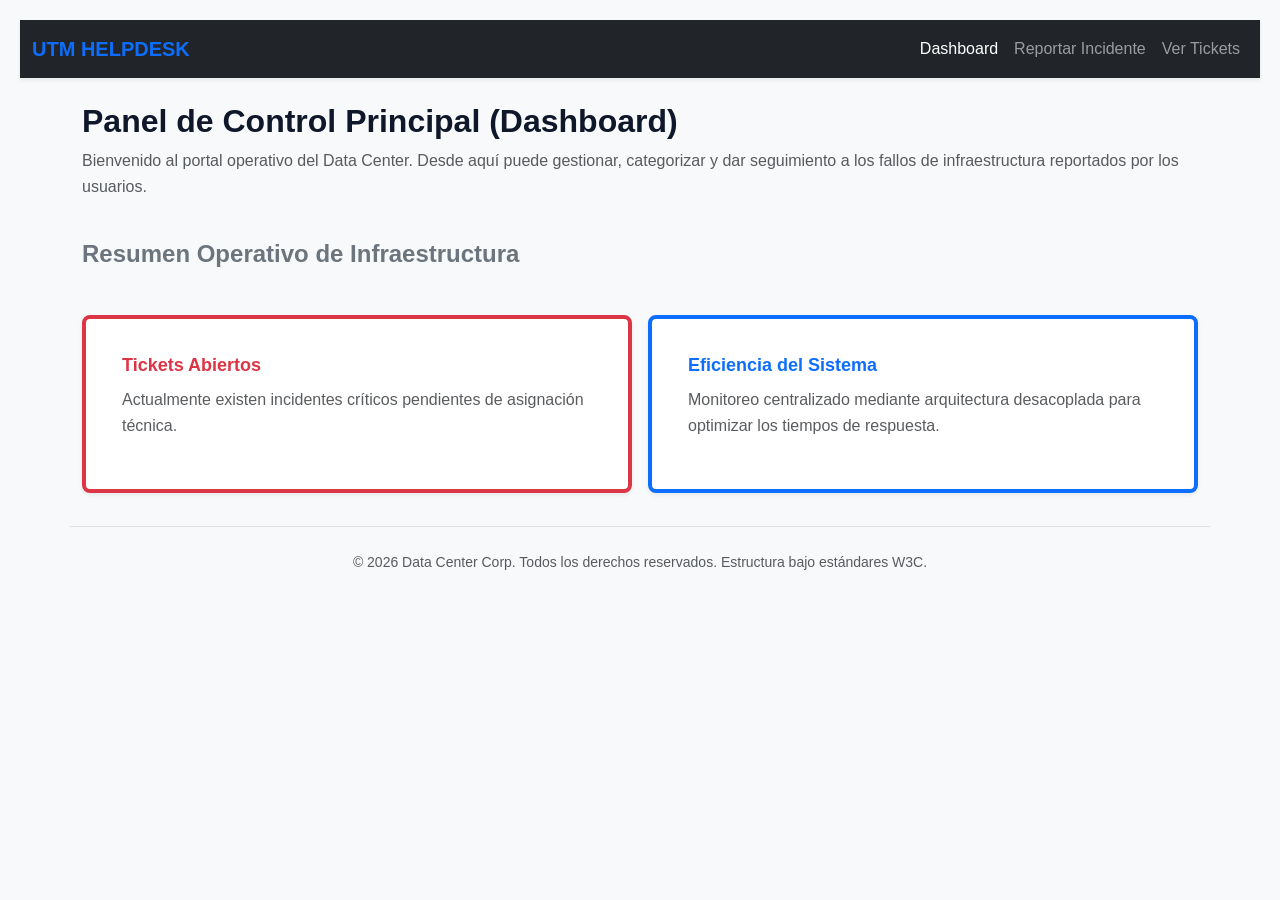
<file: index.html>
<!DOCTYPE html>
<html lang="es">
<head>
    <meta charset="UTF-8">
    <!-- 1. Configuración de pantalla para celulares (Viewport) -->
    <meta name="viewport" content="width=device-width, initial-scale=1.0">
    <title>Help Desk - Dashboard Principal</title>

    <!-- 2. Framework de estilos CSS (Bootstrap 5) -->
    <link href="https://cdn.jsdelivr.net/npm/bootstrap@5.3.3/dist/css/bootstrap.min.css" rel="stylesheet">

    <!-- 3. Tu librería de componentes personalizados (UI Kit) -->
    <link rel="stylesheet" href="style.css">
</head>
<body class="bg-light">

    <!-- 4. Menú de Navegación Responsivo institucional -->
    <nav class="navbar navbar-expand-lg navbar-dark bg-dark shadow-sm">
        <div class="container-fluid">
            <a class="navbar-brand fw-bold text-uppercase text-primary" href="index.html">UTM HelpDesk</a>
            <button class="navbar-toggler" type="button" data-bs-toggle="collapse" data-bs-target="#navbarNav">
                <span class="navbar-toggler-icon"></span>
            </button>
            <div class="collapse navbar-collapse" id="navbarNav">
                <ul class="navbar-nav ms-auto">
                    <li class="nav-item"><a class="nav-link active" href="index.html">Dashboard</a></li>
                    <li class="nav-item"><a class="nav-link" href="reportar.html">Reportar Incidente</a></li>
                    <li class="nav-item"><a class="nav-link" href="tickets.html">Ver Tickets</a></li>
                </ul>
            </div>
        </div>
    </nav>

    <main class="container mt-4">
    
    <section class="row mb-4">
        <div class="col-12">
            <h2 class="fw-bold">Panel de Control Principal (Dashboard)</h2>
            <p class="text-muted">Bienvenido al portal operativo del Data Center. Desde aquí puede gestionar, categorizar y dar seguimiento a los fallos de infraestructura reportados por los usuarios.</p>
        </div>
    </section>

    <section class="row g-3">
        <div class="col-12">
            <h3 class="h4 mb-3 fw-semibold text-secondary">Resumen Operativo de Infraestructura</h3>
        </div>

        <article class="col-12 col-md-6">
            <div class="card h-100 shadow-sm border-start border-danger border-4">
                <div class="card-body">
                    <h4 class="card-title h5 fw-bold text-danger">Tickets Abiertos</h4>
                    <p class="card-text text-muted">Actualmente existen incidentes críticos pendientes de asignación técnica.</p>
                </div>
            </div>
        </article>

        <article class="col-12 col-md-6">
            <div class="card h-100 shadow-sm border-start border-primary border-4">
                <div class="card-body">
                    <h4 class="card-title h5 fw-bold text-primary">Eficiencia del Sistema</h4>
                    <p class="card-text text-muted">Monitoreo centralizado mediante arquitectura desacoplada para optimizar los tiempos de respuesta.</p>
                </div>
            </div>
        </article>
    </section>
</main>

<footer class="container text-center py-4 mt-5 border-top">
    <p class="text-muted small">&copy; 2026 Data Center Corp. Todos los derechos reservados. Estructura bajo estándares W3C.</p>
</footer>

<!--ayudante Scripts del bootstrap-->
    <script src="https://cdn.jsdelivr.net/npm/bootstrap@5.3.3/dist/js/bootstrap.bundle.min.js"></script>


</body>
</html>
</file>
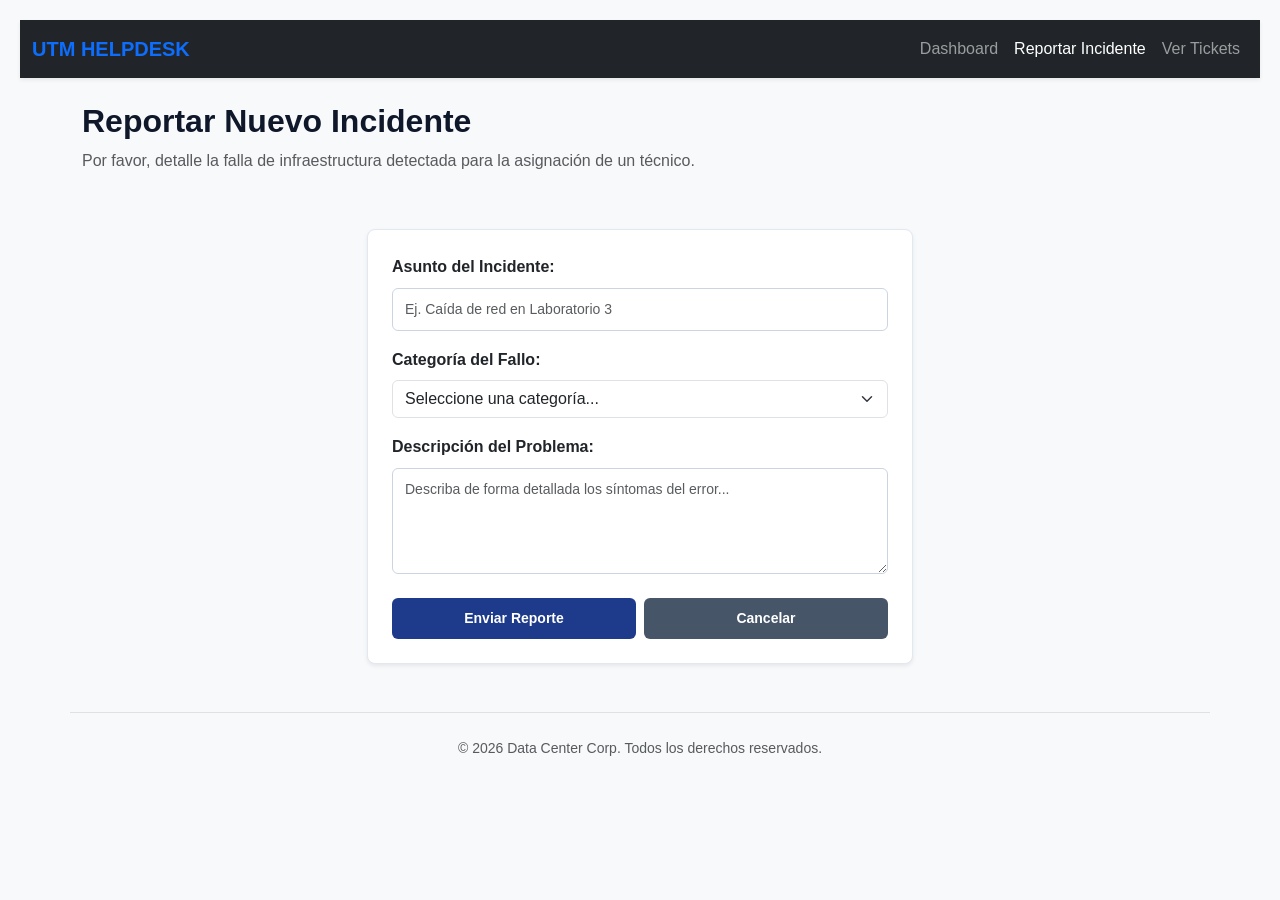
<file: reportar.html>
<!DOCTYPE html>
<html lang="es">
<head>
    <meta charset="UTF-8">
    <meta name="viewport" content="width=device-width, initial-scale=1.0">
    <title>Help Desk - Reportar Incidente</title>

    <link href="https://cdn.jsdelivr.net/npm/bootstrap@5.3.3/dist/css/bootstrap.min.css" rel="stylesheet">

    <link rel="stylesheet" href="style.css">
</head>
<body class="bg-light">

    <nav class="navbar navbar-expand-lg navbar-dark bg-dark shadow-sm">
        <div class="container-fluid">
            <a class="navbar-brand fw-bold text-uppercase text-primary" href="index.html">UTM HelpDesk</a>
            <button class="navbar-toggler" type="button" data-bs-toggle="collapse" data-bs-target="#navbarNav">
                <span class="navbar-toggler-icon"></span>
            </button>
            <div class="collapse navbar-collapse" id="navbarNav">
                <ul class="navbar-nav ms-auto">
                    <li class="nav-item"><a class="nav-link" href="index.html">Dashboard</a></li>
                    <li class="nav-item"><a class="nav-link active" href="reportar.html">Reportar Incidente</a></li>
                    <li class="nav-item"><a class="nav-link" href="tickets.html">Ver Tickets</a></li>
                </ul>
            </div>
        </div>
    </nav>
    
    <!-- CONTENIDO PRINCIPAL: Formulario de incidencias adaptado a entornos móviles -->
<main class="container mt-4">
    
    <!-- Encabezado de la sección -->
    <section class="row mb-4">
        <div class="col-12">
            <h2 class="fw-bold">Reportar Nuevo Incidente</h2>
            <p class="text-muted">Por favor, detalle la falla de infraestructura detectada para la asignación de un técnico.</p>
        </div>
    </section>

    <!-- Contenedor del Formulario: Centrado en PC, ancho total en móvil -->
    <section class="row justify-content-center">
        <div class="col-12 col-md-8 col-lg-6">
            
            <!-- Tarjeta contenedora para el formulario -->
            <div class="card shadow-sm p-4">
                <form action="#" method="POST">
                    
                    <!-- Campo 1: Título o Asunto del problema -->
                    <!-- 'form-label' y 'form-control' aseguran el 100% de ancho fluido -->
                    <div class="mb-3">
                        <label for="asunto" class="form-label fw-semibold">Asunto del Incidente:</label>
                        <input type="text" id="asunto" name="asunto" class="form-control" placeholder="Ej. Caída de red en Laboratorio 3" required>
                    </div>

                    <!-- Campo 2: Categoría o Área del fallo -->
                    <div class="mb-3">
                        <label for="categoria" class="form-label fw-semibold">Categoría del Fallo:</label>
                        <select id="categoria" name="categoria" class="form-select" required>
                            <option value="" selected disabled>Seleccione una categoría...</option>
                            <option value="redes">Infraestructura de Red / Conectividad</option>
                            <option value="hardware">Servidores y Hardware del Data Center</option>
                            <option value="software">Sistemas y Plataformas UTM</option>
                        </select>
                    </div>

                    <!-- Campo 3: Descripción detallada -->
                    <div class="mb-4">
                        <label for="descripcion" class="form-label fw-semibold">Descripción del Problema:</label>
                        <textarea id="descripcion" name="descripcion" class="form-control" rows="4" placeholder="Describa de forma detallada los síntomas del error..." required></textarea>
                    </div>

                    <!-- Botones del Sistema utilizando tus clases de la librería UI Kit -->
                    <!-- 'w-100' hace que en celulares se estiren a lo ancho para presionarlos mejor -->
                    <div class="d-flex flex-column flex-sm-row gap-2">
                        <button type="submit" class="btn btn-primary w-100">Enviar Reporte</button>
                        <a href="index.html" class="btn btn-secondary w-100 text-center">Cancelar</a>
                    </div>

                </form>
            </div><!-- Fin de la tarjeta -->

        </div>
    </section>
</main>

<!-- PIE DE PÁGINA -->
<footer class="container text-center py-4 mt-5 border-top">
    <p class="text-muted small">&copy; 2026 Data Center Corp. Todos los derechos reservados.</p>
</footer>

   <!--ayudante Scripts del bootstrap-->
    <script src="https://cdn.jsdelivr.net/npm/bootstrap@5.3.3/dist/js/bootstrap.bundle.min.js"></script>

</body>
</html>
</file>
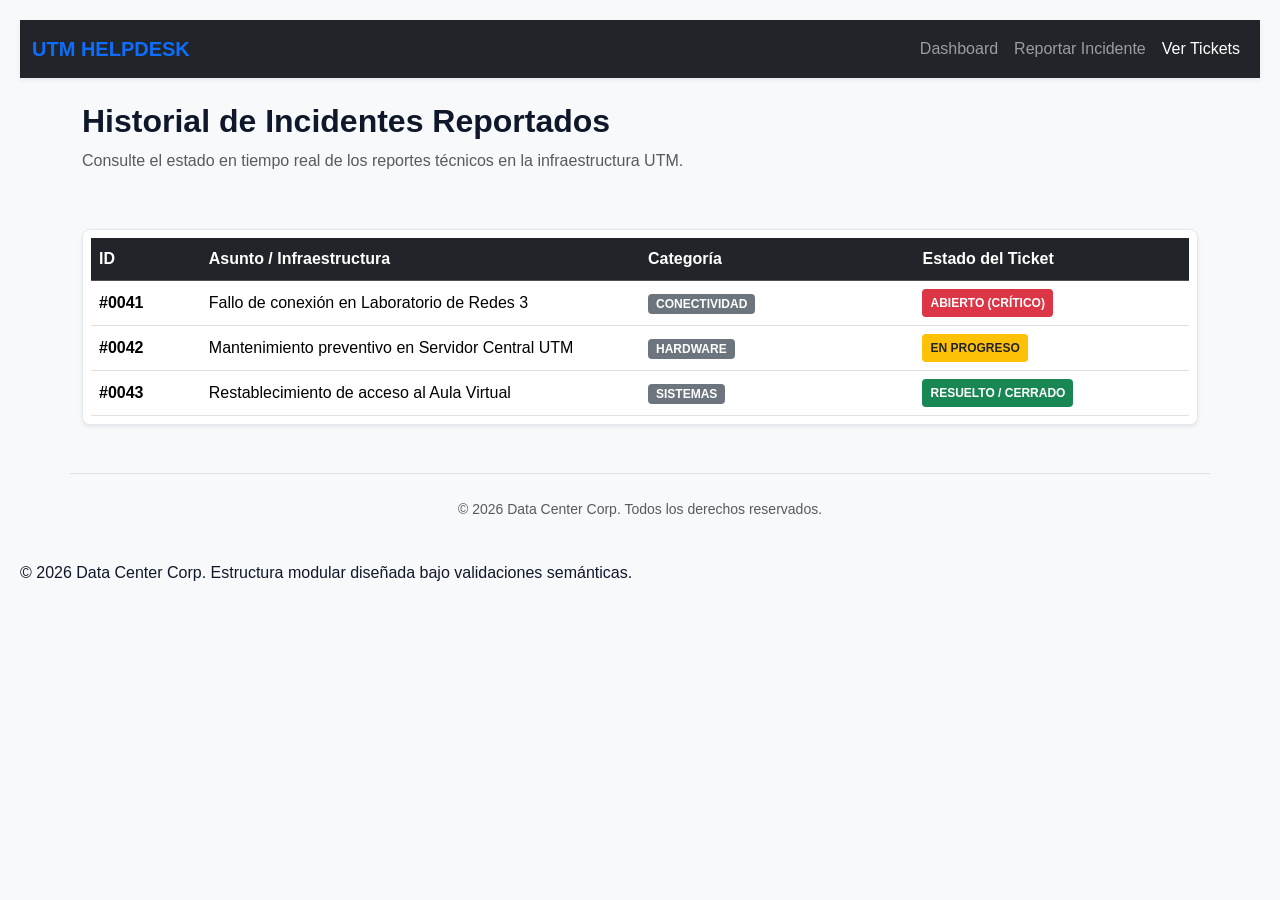
<file: tickets.html>
<!DOCTYPE html>
<html lang="es">
<head>
    <meta charset="UTF-8">
    <meta name="viewport" content="width=device-width, initial-scale=1.0">
    <title>Help Desk - Historial de Tickets</title>

    <link href="https://cdn.jsdelivr.net/npm/bootstrap@5.3.3/dist/css/bootstrap.min.css" rel="stylesheet">

    <link rel="stylesheet" href="style.css">
</head>
<body class="bg-light">

    <nav class="navbar navbar-expand-lg navbar-dark bg-dark shadow-sm">
        <div class="container-fluid">
            <a class="navbar-brand fw-bold text-uppercase text-primary" href="index.html">UTM HelpDesk</a>
            <button class="navbar-toggler" type="button" data-bs-toggle="collapse" data-bs-target="#navbarNav">
                <span class="navbar-toggler-icon"></span>
            </button>
            <div class="collapse navbar-collapse" id="navbarNav">
                <ul class="navbar-nav ms-auto">
                    <li class="nav-item"><a class="nav-link" href="index.html">Dashboard</a></li>
                    <li class="nav-item"><a class="nav-link" href="reportar.html">Reportar Incidente</a></li>
                    <li class="nav-item"><a class="nav-link active" href="tickets.html">Ver Tickets</a></li>
                </ul>
            </div>
        </div>
    </nav>

    <!-- CONTENIDO PRINCIPAL: Contenedor de la tabla operativa -->
    <main class="container mt-4">
    
    <section class="row mb-4">
        <div class="col-12">
            <h2 class="fw-bold">Historial de Incidentes Reportados</h2>
            <p class="text-muted">Consulte el estado en tiempo real de los reportes técnicos en la infraestructura UTM.</p>
        </div>
    </section>

    <section class="row">
        <div class="col-12">
            
            <div class="table-responsive card shadow-sm p-2">
                <table class="table table-hover align-middle mb-0">
                    
                    <thead class="table-dark">
                        <tr>
                            <th scope="col" style="width: 10%">ID</th>
                            <th scope="col" style="width: 40%">Asunto / Infraestructura</th>
                            <th scope="col" style="width: 25%">Categoría</th>
                            <th scope="col" style="width: 25%">Estado del Ticket</th>
                        </tr>
                    </thead>
                    
                    <tbody>
                        <tr>
                            <th scope="row" class="fw-bold">#0041</th>
                            <td>Fallo de conexión en Laboratorio de Redes 3</td>
                            <td><span class="badge bg-secondary">Conectividad</span></td>
                            <td><span class="badge bg-danger p-2 text-uppercase">Abierto (Crítico)</span></td>
                        </tr>
                        
                        <tr>
                            <th scope="row" class="fw-bold">#0042</th>
                            <td>Mantenimiento preventivo en Servidor Central UTM</td>
                            <td><span class="badge bg-secondary">Hardware</span></td>
                            <td><span class="badge bg-warning p-2 text-dark text-uppercase">En Progreso</span></td>
                        </tr>
                        
                        <tr>
                            <th scope="row" class="fw-bold">#0043</th>
                            <td>Restablecimiento de acceso al Aula Virtual</td>
                            <td><span class="badge bg-secondary">Sistemas</span></td>
                            <td><span class="badge bg-success p-2 text-uppercase">Resuelto / Cerrado</span></td>
                        </tr>
                    </tbody>

                </table>
            </div></div>
    </section>
</main>

<footer class="container text-center py-4 mt-5 border-top">
    <p class="text-muted small">&copy; 2026 Data Center Corp. Todos los derechos reservados.</p>
</footer>

    <!-- PIE DE PÁGINA: Cierre estructural de la página web -->
    <footer>
        <p>&copy; 2026 Data Center Corp. Estructura modular diseñada bajo validaciones semánticas.</p>
    </footer>

<!--ayudante Scripts del bootstrap-->
    <script src="https://cdn.jsdelivr.net/npm/bootstrap@5.3.3/dist/js/bootstrap.bundle.min.js"></script>

</body>
</html>
</file>
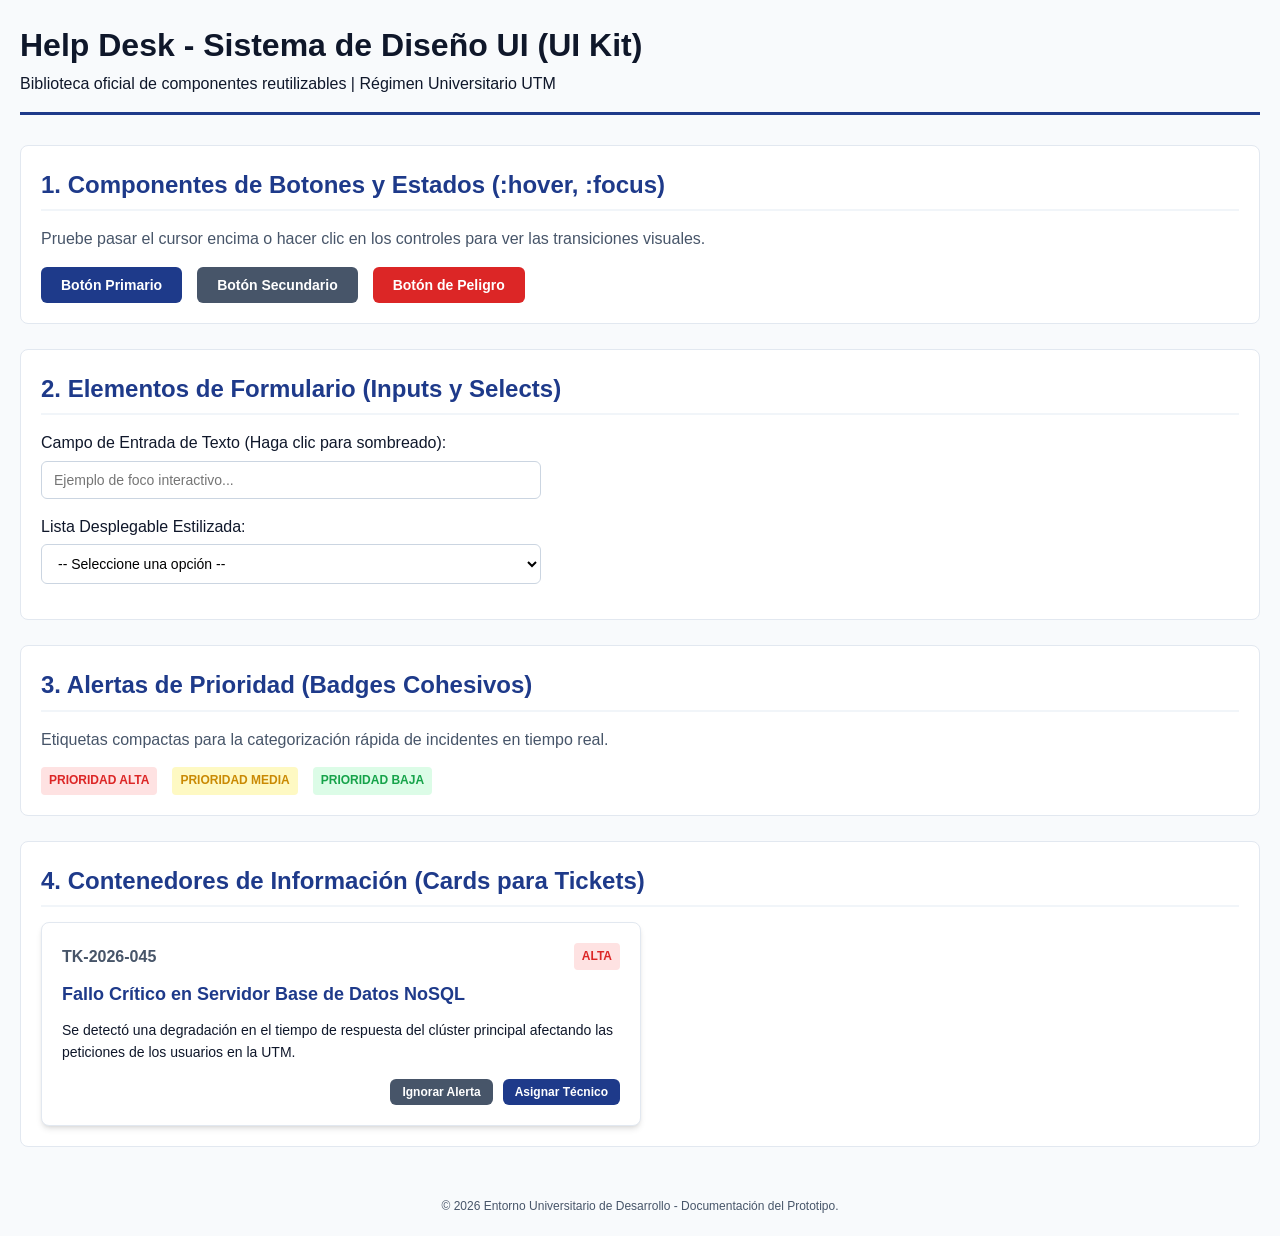
<file: uikit.html>
<!DOCTYPE html>
<html lang="es">
<head>
    <meta charset="UTF-8">
    <meta name="viewport" content="width=device-width, initial-scale=1.0">
    <title>Design System - UI Kit Help Desk</title>
    <!-- Vinculación con nuestra hoja de estilos CSS avanzada -->
    <link rel="stylesheet" href="style.css">
    <style>
        /* Estilos temporales exclusivos para ordenar las secciones del catálogo de pruebas */
        .demo-section {
            background: white;
            padding: 20px;
            margin-bottom: 25px;
            border-radius: 8px;
            border: 1px solid #e2e8f0;
        }
        .demo-section h2 {
            margin-bottom: 15px;
            color: #1e3a8a;
            border-bottom: 2px solid #f1f5f9;
            padding-bottom: 5px;
        }
        .demo-flex {
            display: flex;
            gap: 15px;
            align-items: center;
            flex-wrap: wrap;
        }
    </style>
</head>
<body>

    <header style="margin-bottom: 30px; border-bottom: 3px solid var(--color-primario); padding-bottom: 15px;">
        <h1>Help Desk - Sistema de Diseño UI (UI Kit)</h1>
        <p>Biblioteca oficial de componentes reutilizables | Régimen Universitario UTM</p>
    </header>

    <main>

        <!-- 1. SECCIÓN DE BOTONES -->
        <section class="demo-section">
            <h2>1. Componentes de Botones y Estados (:hover, :focus)</h2>
            <p style="margin-bottom: 15px; color: var(--color-secundario);">Pruebe pasar el cursor encima o hacer clic en los controles para ver las transiciones visuales.</p>
            <div class="demo-flex">
                <button class="btn btn-primary">Botón Primario</button>
                <button class="btn btn-secondary">Botón Secundario</button>
                <button class="btn btn-danger">Botón de Peligro</button>
            </div>
        </section>

        <!-- 2. SECCIÓN DE FORMULARIOS -->
        <section class="demo-section">
            <h2>2. Elementos de Formulario (Inputs y Selects)</h2>
            <form onsubmit="return false;" style="max-width: 500px;">
                <div class="form-group">
                    <label for="inputDemo">Campo de Entrada de Texto (Haga clic para sombreado):</label>
                    <input type="text" id="inputDemo" class="form-control" placeholder="Ejemplo de foco interactivo...">
                </div>
                <div class="form-group">
                    <label for="selectDemo">Lista Desplegable Estilizada:</label>
                    <select id="selectDemo" class="form-control">
                        <option value="">-- Seleccione una opción --</option>
                        <option value="1">Opción de Infraestructura de Hardware</option>
                        <option value="2">Opción de Servicios de Software</option>
                    </select>
                </div>
            </form>
        </section>

        <!-- 3. SECCIÓN DE ALERTAS / BADGES -->
        <section class="demo-section">
            <h2>3. Alertas de Prioridad (Badges Cohesivos)</h2>
            <p style="margin-bottom: 15px; color: var(--color-secundario);">Etiquetas compactas para la categorización rápida de incidentes en tiempo real.</p>
            <div class="demo-flex">
                <span class="badge badge-alta">Prioridad Alta</span>
                <span class="badge badge-media">Prioridad Media</span>
                <span class="badge badge-baja">Prioridad Baja</span>
            </div>
        </section>

        <!-- 4. SECCIÓN DE TARJETAS -->
        <section class="demo-section">
            <h2>4. Contenedores de Información (Cards para Tickets)</h2>
            <div style="max-width: 600px;">
                <!-- Tarjeta Maquetada con box-shadow y bordes redondeados -->
                <article class="card">
                    <div style="display: flex; justify-content: space-between; align-items: center; margin-bottom: 10px;">
                        <span style="font-weight: bold; color: var(--color-secundario);">TK-2026-045</span>
                        <span class="badge badge-alta">Alta</span>
                    </div>
                    <h3 class="card-title">Fallo Crítico en Servidor Base de Datos NoSQL</h3>
                    <p style="margin-bottom: 15px; font-size: 14px;">Se detectó una degradación en el tiempo de respuesta del clúster principal afectando las peticiones de los usuarios en la UTM.</p>
                    <div style="display: flex; justify-content: flex-end; gap: 10px;">
                        <button class="btn btn-secondary" style="padding: 6px 12px; font-size: 12px;">Ignorar Alerta</button>
                        <button class="btn btn-primary" style="padding: 6px 12px; font-size: 12px;">Asignar Técnico</button>
                    </div>
                </article>
            </div>
        </section>

    </main>

    <footer style="margin-top: 50px; text-align: center; color: var(--color-secundario); font-size: 12px;">
        <p>&copy; 2026 Entorno Universitario de Desarrollo - Documentación del Prototipo.</p>
    </footer>

</body>
</html>
</file>
<file: style.css>
/* ==========================================================================
   1. CONFIGURACIÓN DEL DESIGN SYSTEM & VARIABLES (:root)
   ========================================================================== */

:root {
    /* Paleta de colores corporativa para el Help Desk */
    --color-primario: #1e3a8a;    /* Azul Oscuro: Para botones principales y títulos */
    --color-secundario: #475569;  /* Gris Azulado: Para elementos secundarios */
    --color-fondo: #f8fafc;       /* Blanco Grisáceo: Fondo general de la plataforma */
    --color-texto: #0f172a;       /* Negro Pizarra: Para máxima legibilidad */
    
    /* Colores semánticos de estados (Exigidos en la guía) */
    --color-exito: #16a34a;       /* Verde: Tickets resueltos o acciones correctas */
    --color-advertencia: #ca8a04; /* Amarillo/Oro: Prioridades medias o advertencias */
    --color-error: #dc2626;       /* Rojo: Incidentes críticos o botones de peligro */
    
    /* Tipografía base */
    --fuente-base: 'Segoe UI', Tahoma, Geneva, Verdana, sans-serif;
}

/* RESET GENERAL: Regla obligatoria de box-sizing exigida por la rúbrica */
* {
    margin: 0;
    padding: 0;
    box-sizing: border-box; /* Garantiza que el padding no altere el ancho del modelo de cajas */
}

body {
    font-family: var(--fuente-base);
    background-color: var(--color-fondo);
    color: var(--color-texto);
    line-height: 1.6;
    padding: 20px;
}

/* ==========================================================================
   2. DESARROLLO DE COMPONENTES DE INTERFAZ (UI KIT)
   ========================================================================== */

/* --- BOTONES --- */
.btn {
    display: inline-block;
    padding: 10px 20px;
    font-size: 14px;
    font-weight: 600;
    border: none;
    border-radius: 6px;
    cursor: pointer;
    transition: background-color 0.3s ease, transform 0.1s ease;
    text-decoration: none;
    text-align: center;
}

/* Botón Primario (Azul corporativo) */
.btn-primary {
    background-color: var(--color-primario);
    color: white;
}
.btn-primary:hover {
    background-color: #152e72; /* Un tono más oscuro al pasar el mouse */
}
.btn-primary:focus {
    outline: 3px solid #60a5fa; /* Anillo de enfoque para accesibilidad */
}

/* Botón Secundario (Gris operativo) */
.btn-secondary {
    background-color: var(--color-secundario);
    color: white;
}
.btn-secondary:hover {
    background-color: #334155;
}
.btn-secondary:focus {
    outline: 3px solid #94a3b8;
}

/* Botón de Peligro (Rojo para incidentes críticos) */
.btn-danger {
    background-color: var(--color-error);
    color: white;
}
.btn-danger:hover {
    background-color: #b91c1c;
}
.btn-danger:focus {
    outline: 3px solid #fca5a5;
}

/* Efecto de presión al hacer clic en cualquier botón */
.btn:active {
    transform: scale(0.98);
}


/* --- FORMULARIOS --- */
.form-group {
    margin-bottom: 15px;
}

.form-group label {
    display: block;
    margin-bottom: 5px;
    font-weight: 500;
}

/* Estilo unificado para inputs y selects (Campos de texto y desplegables) */
.form-control {
    width: 100%;
    padding: 10px 12px;
    font-size: 14px;
    border: 1px solid #cbd5e1;
    border-radius: 6px;
    background-color: white;
    transition: border-color 0.3s ease, box-shadow 0.3s ease;
}

/* Efecto focus: Sombreado azul brillante solicitado al hacer clic */
.form-control:focus {
    outline: none;
    border-color: var(--color-primario);
    box-shadow: 0 0 0 4px rgba(30, 58, 138, 0.15);
}


/* --- TARJETAS (CARDS PARA TICKETS) --- */
.card {
    background-color: white;
    border-radius: 8px;
    padding: 20px;
    margin-top: 15px;
    /* Sombreado suave (box-shadow) exigido en las instrucciones */
    box-shadow: 0 4px 6px -1px rgba(0, 0, 0, 0.1), 0 2px 4px -2px rgba(0, 0, 0, 0.1);
    border: 1px solid #e2e8f0;
}

.card-title {
    font-size: 18px;
    font-weight: 600;
    margin-bottom: 10px;
    color: var(--color-primario);
}


/* --- ALERTAS (BADGES DE PRIORIDAD) --- */
.badge {
    display: inline-block;
    padding: 4px 8px;
    font-size: 12px;
    font-weight: 700;
    border-radius: 4px;
    text-transform: uppercase;
}

/* Variaciones de color según la prioridad del ticket */
.badge-alta {
    background-color: #fee2e2;
    color: var(--color-error);
}

.badge-media {
    background-color: #fef9c3;
    color: var(--color-advertencia);
}

.badge-baja {
    background-color: #dcfce7;
    color: var(--color-exito);
}
</file>
